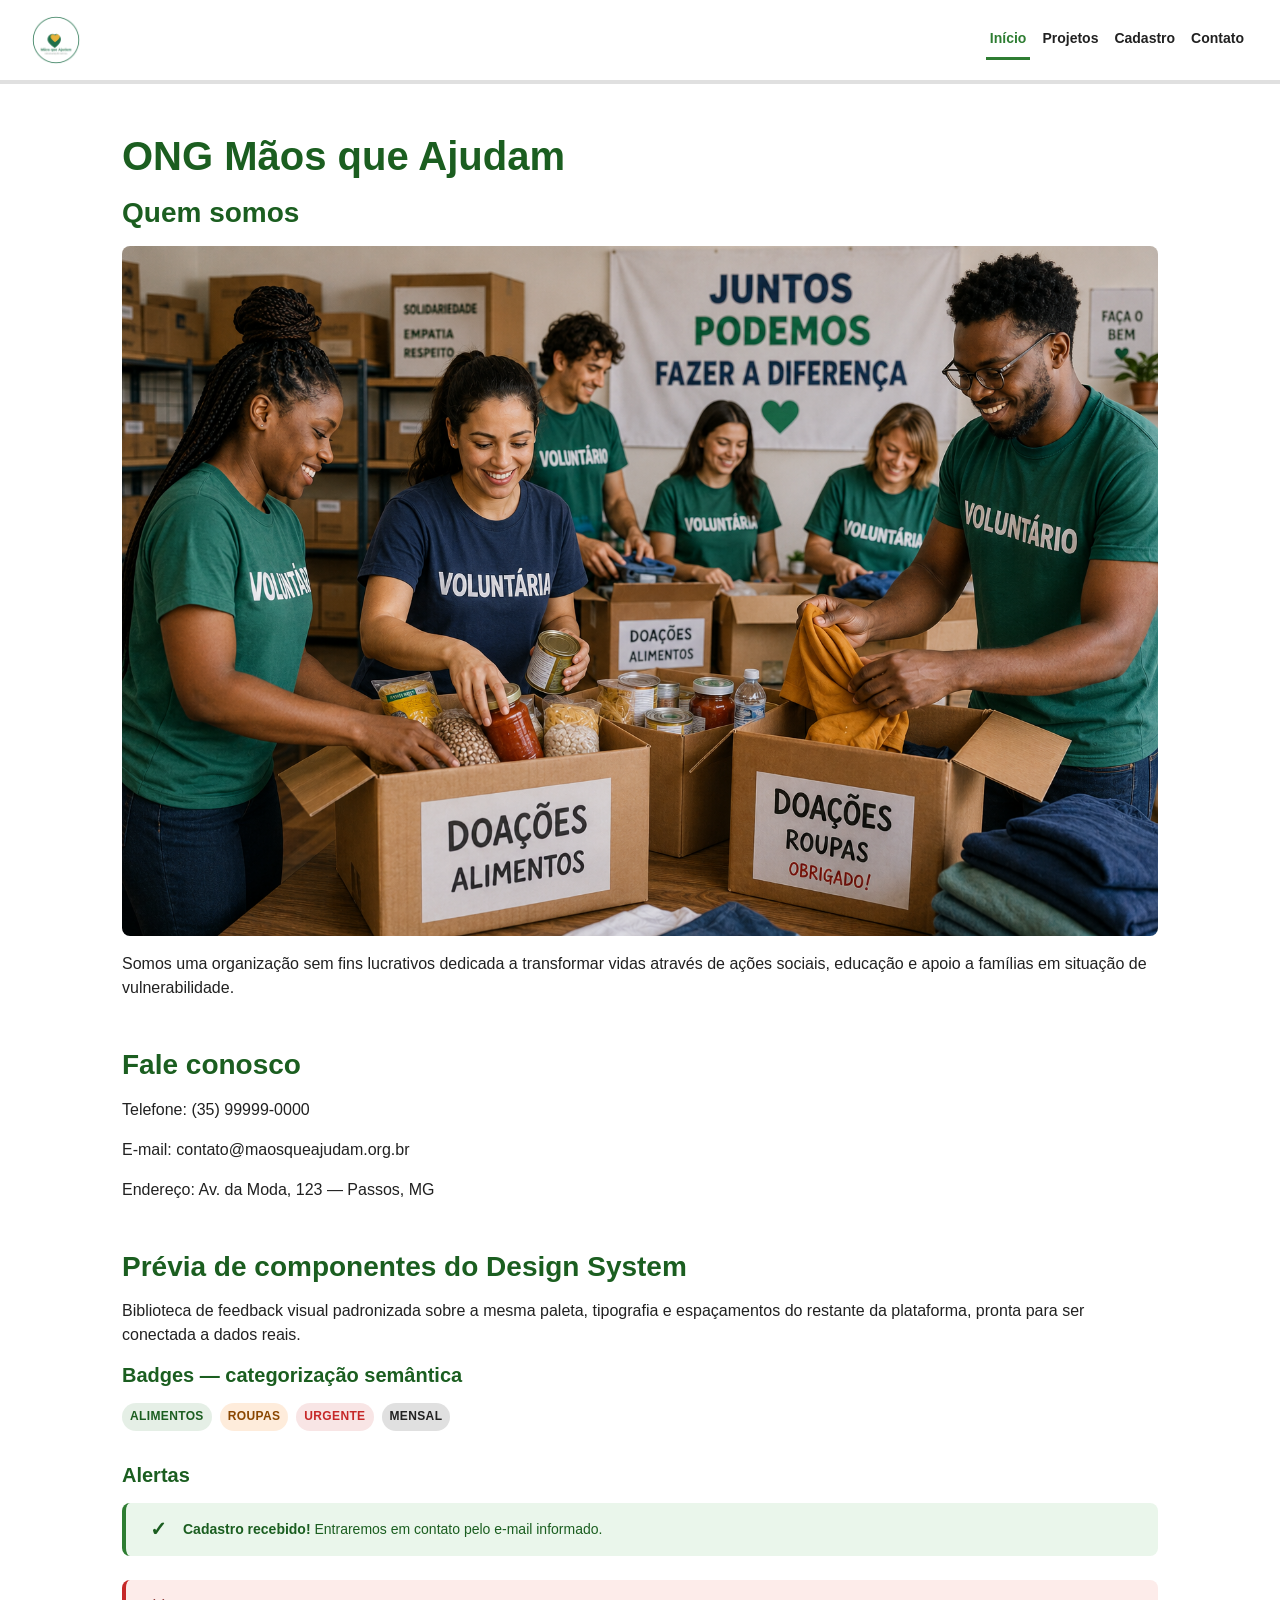
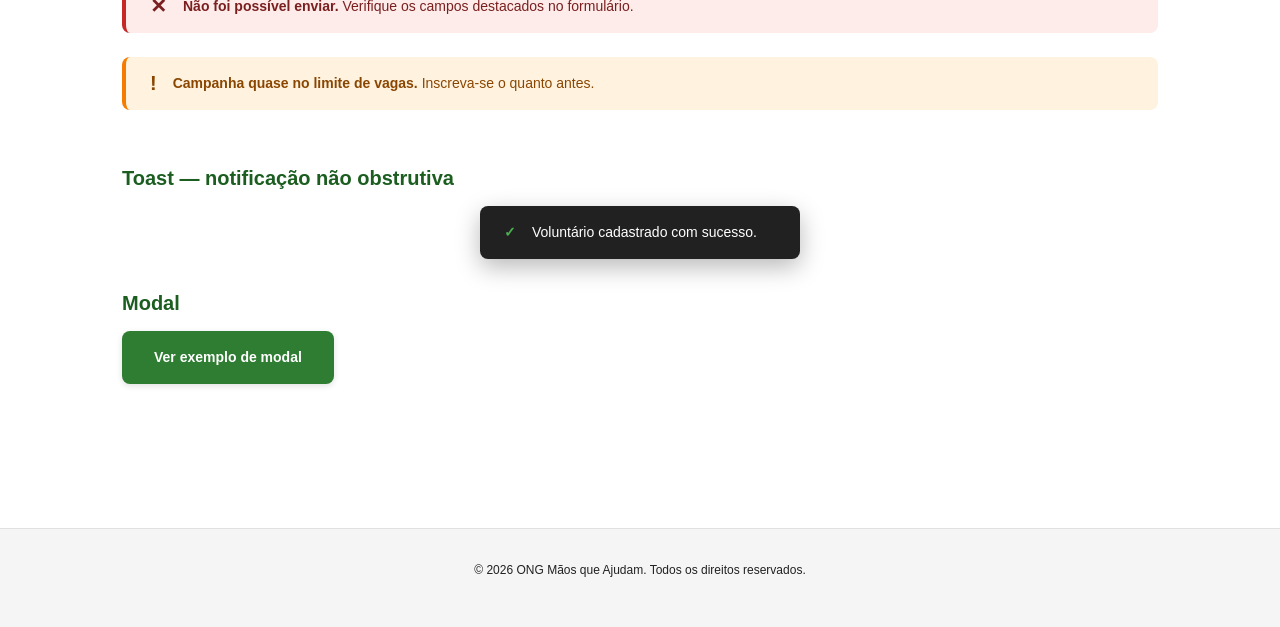
<file: index.html>
<!DOCTYPE html>
<html lang="pt-BR">
<head>
  <meta charset="UTF-8">
  <meta name="viewport" content="width=device-width, initial-scale=1.0">
  <title>ONG Mãos que Ajudam</title>
  <link rel="stylesheet" href="assets/css/style.css">
</head>
<body>
  <header class="site-header">
    <img src="assets/images/logo-ong.png" alt="Logotipo da ONG Mãos que Ajudam" class="logo">
    <input type="checkbox" id="nav-toggle" class="nav-toggle" hidden>
    <label for="nav-toggle" class="nav-toggle-label" aria-label="Abrir menu de navegação">☰</label>
    <nav class="main-nav">
      <ul>
        <li><a href="index.html" class="active">Início</a></li>
        <li class="has-submenu">
          <a href="projetos.html">Projetos</a>
          <ul class="submenu">
            <li><a href="projetos.html#doacao">Como doar</a></li>
            <li><a href="projetos.html#voluntariado">Seja voluntário</a></li>
            <li><a href="projetos.html#campanhas">Campanhas ativas</a></li>
          </ul>
        </li>
        <li><a href="cadastro.html">Cadastro</a></li>
        <li><a href="#contato">Contato</a></li>
      </ul>
    </nav>
  </header>

  <main>
    <section id="sobre">
      <h1>ONG Mãos que Ajudam</h1>
      <h2>Quem somos</h2>
      <img src="assets/images/equipe-voluntarios.png" alt="Voluntários da ONG organizando doações de alimentos e roupas em caixas" class="content-image">
      <p>
        Somos uma organização sem fins lucrativos dedicada a transformar
        vidas através de ações sociais, educação e apoio a famílias em
        situação de vulnerabilidade.
      </p>
    </section>

    <section id="contato">
      <h2>Fale conosco</h2>
      <p>Telefone: (35) 99999-0000</p>
      <p>E-mail: contato@maosqueajudam.org.br</p>
      <p>Endereço: Av. da Moda, 123 — Passos, MG</p>
    </section>

    <section id="componentes">
      <h2>Prévia de componentes do Design System</h2>
      <p>Biblioteca de feedback visual padronizada sobre a mesma paleta, tipografia e espaçamentos do restante da plataforma, pronta para ser conectada a dados reais.</p>

      <div class="components-showcase">
        <div class="showcase-block">
          <h3>Badges — categorização semântica</h3>
          <div class="badge-row">
            <span class="badge badge-primary">Alimentos</span>
            <span class="badge badge-secondary">Roupas</span>
            <span class="badge badge-error">Urgente</span>
            <span class="badge badge-neutral">Mensal</span>
          </div>
        </div>

        <div class="showcase-block">
          <h3>Alertas</h3>
          <div class="alert alert-success" role="status">
            <span class="alert-icon" aria-hidden="true">✓</span>
            <div><strong>Cadastro recebido!</strong> Entraremos em contato pelo e-mail informado.</div>
          </div>
          <div class="alert alert-error" role="alert">
            <span class="alert-icon" aria-hidden="true">✕</span>
            <div><strong>Não foi possível enviar.</strong> Verifique os campos destacados no formulário.</div>
          </div>
          <div class="alert alert-notice" role="status">
            <span class="alert-icon" aria-hidden="true">!</span>
            <div><strong>Campanha quase no limite de vagas.</strong> Inscreva-se o quanto antes.</div>
          </div>
        </div>

        <div class="showcase-block">
          <h3>Toast — notificação não obstrutiva</h3>
          <div class="toast toast--preview">
            <span class="toast-icon" aria-hidden="true">✓</span>
            <span>Voluntário cadastrado com sucesso.</span>
          </div>
        </div>

        <div class="showcase-block">
          <h3>Modal</h3>
          <input type="checkbox" id="modal-demo-toggle" class="modal-toggle" hidden>
          <label for="modal-demo-toggle" class="btn btn-primary">Ver exemplo de modal</label>
          <div class="modal-overlay">
            <div class="modal" role="dialog" aria-modal="true" aria-labelledby="modal-demo-title">
              <div class="modal-header">
                <h3 id="modal-demo-title">Campanha do Agasalho</h3>
                <label for="modal-demo-toggle" class="modal-close" aria-label="Fechar modal">✕</label>
              </div>
              <div class="modal-body">
                <p>Arrecadação de roupas de inverno para famílias em situação de vulnerabilidade na região de Passos, MG. Pontos de coleta disponíveis na sede da ONG e em parceiros locais.</p>
              </div>
              <div class="modal-footer">
                <label for="modal-demo-toggle" class="btn btn-secondary">Fechar</label>
              </div>
            </div>
          </div>
        </div>
      </div>
    </section>
  </main>

  <footer class="site-footer">
    <p>&copy; 2026 ONG Mãos que Ajudam. Todos os direitos reservados.</p>
  </footer>
</body>
</html>
</file>
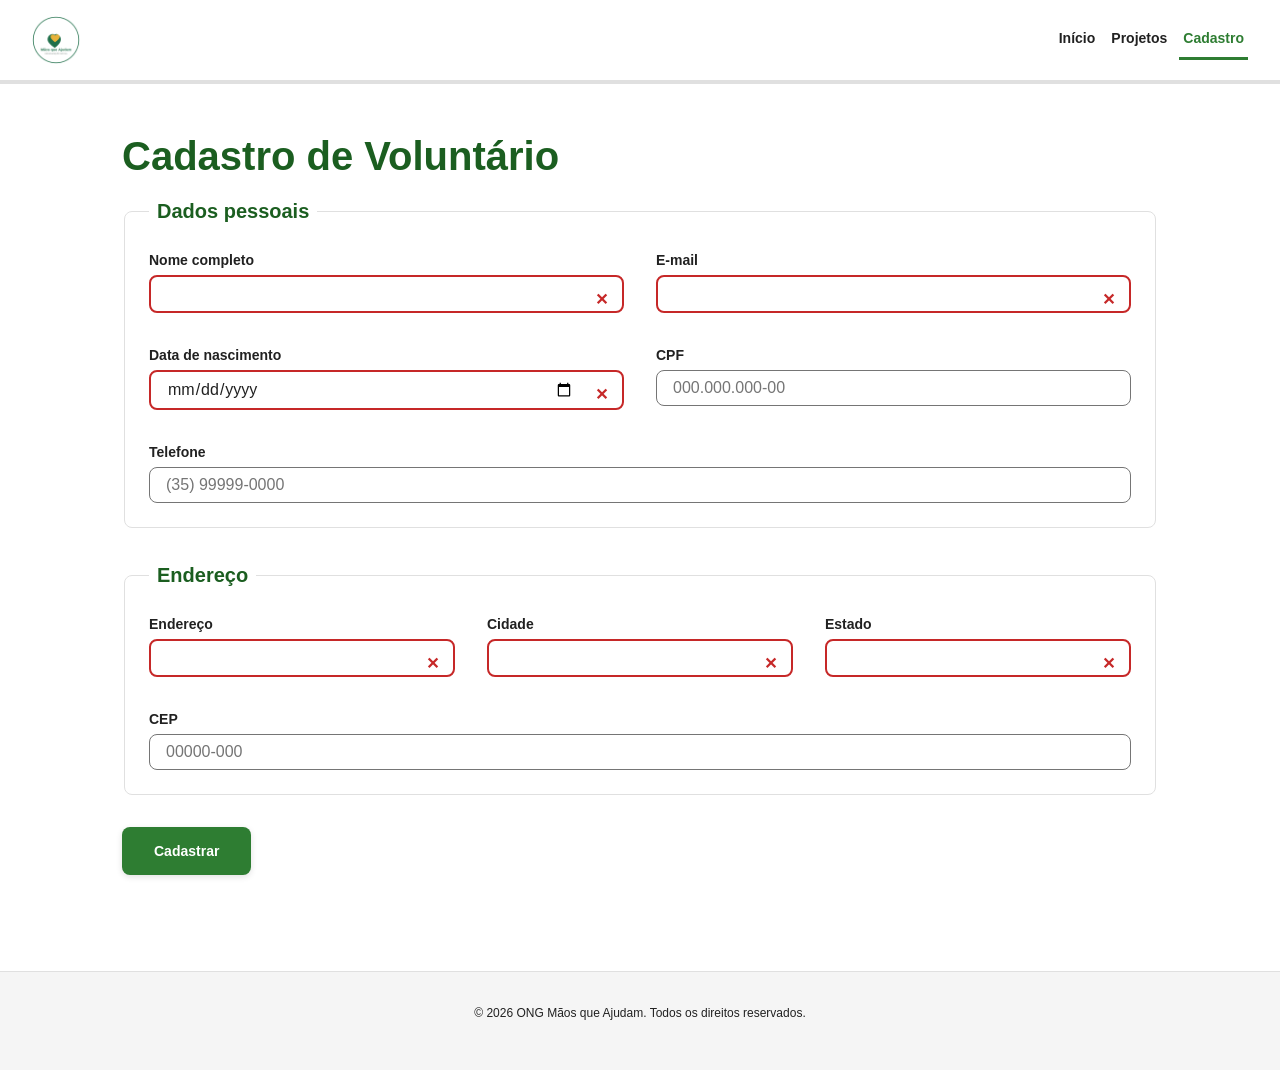
<file: cadastro.html>
<!DOCTYPE html>
<html lang="pt-BR">
<head>
  <meta charset="UTF-8">
  <meta name="viewport" content="width=device-width, initial-scale=1.0">
  <title>Cadastro de Voluntário - ONG Mãos que Ajudam</title>
  <link rel="stylesheet" href="assets/css/style.css">
</head>
<body>
  <header class="site-header">
    <img src="assets/images/logo-ong.png" alt="Logotipo da ONG Mãos que Ajudam" class="logo">
    <input type="checkbox" id="nav-toggle" class="nav-toggle" hidden>
    <label for="nav-toggle" class="nav-toggle-label" aria-label="Abrir menu de navegação">☰</label>
    <nav class="main-nav">
      <ul>
        <li><a href="index.html">Início</a></li>
        <li class="has-submenu">
          <a href="projetos.html">Projetos</a>
          <ul class="submenu">
            <li><a href="projetos.html#doacao">Como doar</a></li>
            <li><a href="projetos.html#voluntariado">Seja voluntário</a></li>
            <li><a href="projetos.html#campanhas">Campanhas ativas</a></li>
          </ul>
        </li>
        <li><a href="cadastro.html" class="active">Cadastro</a></li>
      </ul>
    </nav>
  </header>

  <main>
    <h1>Cadastro de Voluntário</h1>
    <form action="/cadastro" method="POST" class="form" novalidate>
      <fieldset class="fieldset-personal">
        <legend>Dados pessoais</legend>

        <div class="form-field">
          <label for="nome">Nome completo</label>
          <input type="text" id="nome" name="nome" required>
        </div>

        <div class="form-field">
          <label for="email">E-mail</label>
          <input type="email" id="email" name="email" required>
        </div>

        <div class="form-field">
          <label for="nascimento">Data de nascimento</label>
          <input type="date" id="nascimento" name="nascimento" required>
        </div>

        <div class="form-field">
          <label for="cpf">CPF</label>
          <input type="text" id="cpf" name="cpf" pattern="\d{3}\.\d{3}\.\d{3}-\d{2}" placeholder="000.000.000-00" title="Formato esperado: 000.000.000-00" required>
        </div>

        <div class="form-field">
          <label for="telefone">Telefone</label>
          <input type="tel" id="telefone" name="telefone" pattern="\(\d{2}\)\s\d{4,5}-\d{4}" placeholder="(35) 99999-0000" title="Formato esperado: (00) 00000-0000" required>
        </div>
      </fieldset>

      <fieldset class="fieldset-address">
        <legend>Endereço</legend>

        <div class="form-field">
          <label for="endereco">Endereço</label>
          <input type="text" id="endereco" name="endereco" required>
        </div>

        <div class="form-field">
          <label for="cidade">Cidade</label>
          <input type="text" id="cidade" name="cidade" required>
        </div>

        <div class="form-field">
          <label for="estado">Estado</label>
          <input type="text" id="estado" name="estado" required>
        </div>

        <div class="form-field">
          <label for="cep">CEP</label>
          <input type="text" id="cep" name="cep" pattern="\d{5}-\d{3}" placeholder="00000-000" title="Formato esperado: 00000-000" required>
        </div>
      </fieldset>

      <button type="submit" class="btn btn-primary">Cadastrar</button>
    </form>
  </main>

  <footer class="site-footer">
    <p>&copy; 2026 ONG Mãos que Ajudam. Todos os direitos reservados.</p>
  </footer>
</body>
</html>
</file>
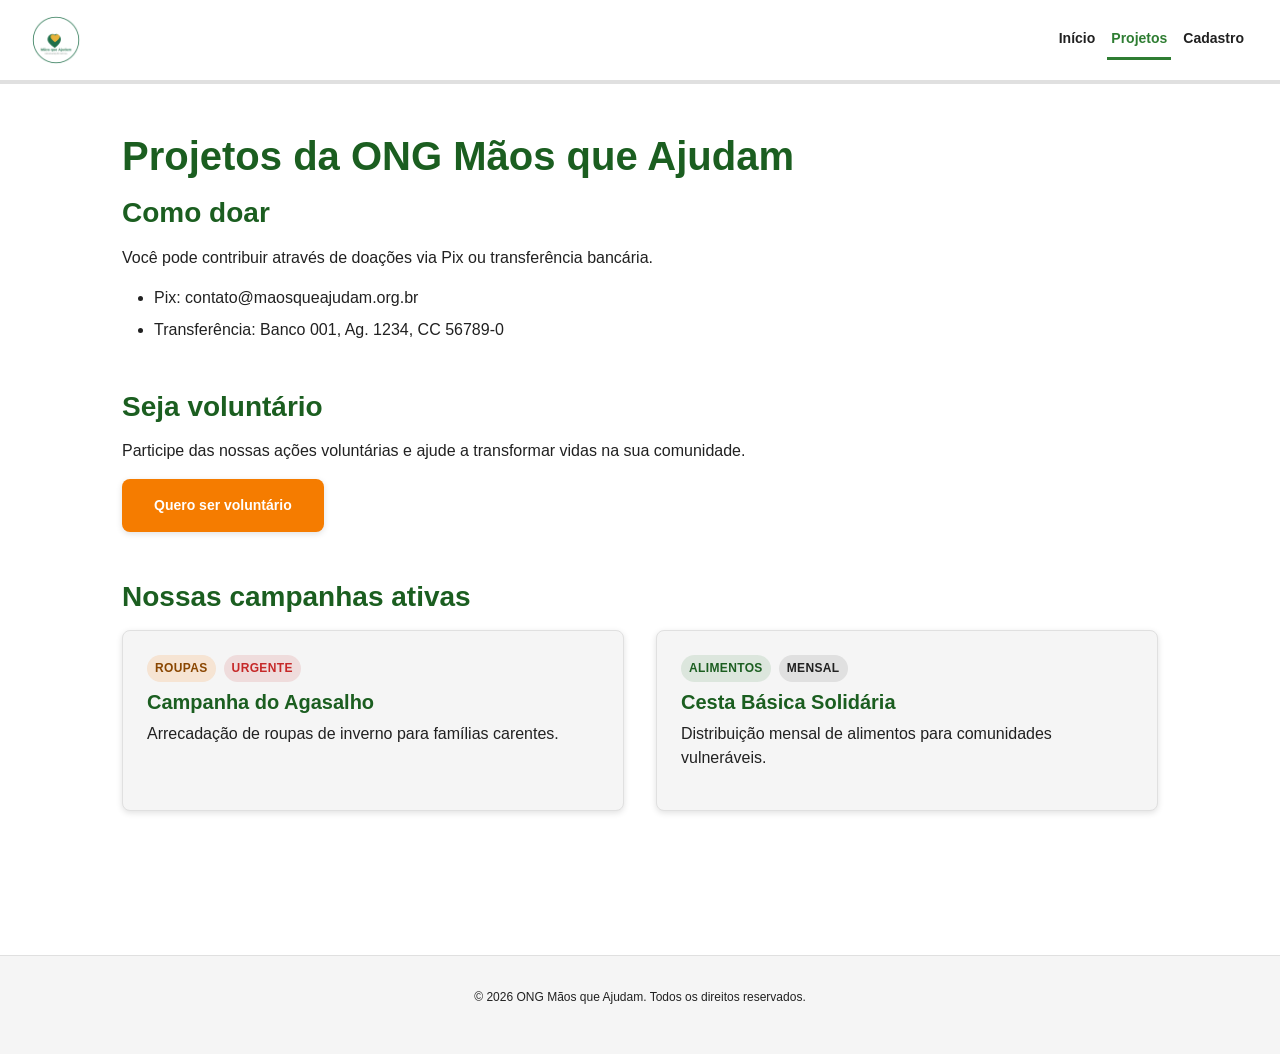
<file: projetos.html>
<!DOCTYPE html>
<html lang="pt-BR">
<head>
  <meta charset="UTF-8">
  <meta name="viewport" content="width=device-width, initial-scale=1.0">
  <title>Projetos - ONG Mãos que Ajudam</title>
  <link rel="stylesheet" href="assets/css/style.css">
</head>
<body>
  <header class="site-header">
    <img src="assets/images/logo-ong.png" alt="Logotipo da ONG Mãos que Ajudam" class="logo">
    <input type="checkbox" id="nav-toggle" class="nav-toggle" hidden>
    <label for="nav-toggle" class="nav-toggle-label" aria-label="Abrir menu de navegação">☰</label>
    <nav class="main-nav">
      <ul>
        <li><a href="index.html">Início</a></li>
        <li class="has-submenu">
          <a href="projetos.html" class="active">Projetos</a>
          <ul class="submenu">
            <li><a href="projetos.html#doacao">Como doar</a></li>
            <li><a href="projetos.html#voluntariado">Seja voluntário</a></li>
            <li><a href="projetos.html#campanhas">Campanhas ativas</a></li>
          </ul>
        </li>
        <li><a href="cadastro.html">Cadastro</a></li>
      </ul>
    </nav>
  </header>

  <main>
    <section id="doacao">
      <h1>Projetos da ONG Mãos que Ajudam</h1>
      <h2>Como doar</h2>
      <p>Você pode contribuir através de doações via Pix ou transferência bancária.</p>
      <ul class="info-list">
        <li>Pix: contato@maosqueajudam.org.br</li>
        <li>Transferência: Banco 001, Ag. 1234, CC 56789-0</li>
      </ul>
    </section>

    <section id="voluntariado">
      <h2>Seja voluntário</h2>
      <p>Participe das nossas ações voluntárias e ajude a transformar vidas na sua comunidade.</p>
      <a href="cadastro.html" class="btn btn-secondary">Quero ser voluntário</a>
    </section>

    <section id="campanhas">
      <h2>Nossas campanhas ativas</h2>
      <div class="cards-grid">
        <article class="card">
          <div class="badge-row">
            <span class="badge badge-secondary">Roupas</span>
            <span class="badge badge-error">Urgente</span>
          </div>
          <h3>Campanha do Agasalho</h3>
          <p>Arrecadação de roupas de inverno para famílias carentes.</p>
        </article>
        <article class="card">
          <div class="badge-row">
            <span class="badge badge-primary">Alimentos</span>
            <span class="badge badge-neutral">Mensal</span>
          </div>
          <h3>Cesta Básica Solidária</h3>
          <p>Distribuição mensal de alimentos para comunidades vulneráveis.</p>
        </article>
      </div>
    </section>
  </main>

  <footer class="site-footer">
    <p>&copy; 2026 ONG Mãos que Ajudam. Todos os direitos reservados.</p>
  </footer>
</body>
</html>
</file>
<file: assets/css/style.css>
/* ============================================================
   DESIGN SYSTEM — ONG Mãos que Ajudam
   Variáveis CSS nativas (custom properties) declaradas em :root.
   Centralizam cor, tipografia e espaçamento para toda a plataforma
   (index.html, projetos.html, cadastro.html), garantindo consistência
   visual e manutenção simplificada.
   ============================================================ */

:root {
  /* ---------- CORES PRIMÁRIAS (verde — esperança, natureza, confiança) ---------- */
  --color-primary: #2E7D32;
  --color-primary-light: #4CAF50;
  --color-primary-dark: #1B5E20;

  /* ---------- CORES SECUNDÁRIAS (laranja — contraste e chamadas de ação) ---------- */
  --color-secondary: #F57C00;
  --color-secondary-light: #FFB74D;

  /* ---------- CORES NEUTRAS (escala de cinza — texto, fundo, bordas) ---------- */
  --color-neutral-900: #212121;
  --color-neutral-500: #757575;
  --color-neutral-300: #E0E0E0;
  --color-neutral-100: #F5F5F5;
  --color-white: #FFFFFF;

  /* ---------- CORES SEMÂNTICAS (estados do formulário) ---------- */
  --color-success: #2E7D32;
  --color-error: #C62828;

  /* ---------- TIPOGRAFIA (6 patamares hierárquicos) ---------- */
  --font-family-base: "Segoe UI", Roboto, Arial, sans-serif;
  --font-size-xs: 12px;
  --font-size-sm: 14px;
  --font-size-base: 16px;
  --font-size-md: 20px;
  --font-size-lg: 28px;
  --font-size-xl: 40px;
  --font-weight-normal: 400;
  --font-weight-bold: 700;
  --line-height-base: 1.5;

  /* ---------- ESPAÇAMENTOS (escala modular estrita) ---------- */
  --space-1: 4px;
  --space-2: 8px;
  --space-3: 16px;
  --space-4: 24px;
  --space-5: 32px;
  --space-6: 48px;
  --space-7: 64px;

  /* ---------- OUTROS TOKENS DE APOIO ---------- */
  --radius-base: 8px;
  --focus-ring: 3px solid var(--color-secondary);
  --shadow-card: 0 2px 6px rgba(0, 0, 0, 0.12);
}

/* ============================================================
   RESET BÁSICO
   ============================================================ */
*,
*::before,
*::after {
  box-sizing: border-box;
}

body {
  margin: 0;
  font-family: var(--font-family-base);
  font-size: var(--font-size-base);
  line-height: var(--line-height-base);
  color: var(--color-neutral-900);
  background-color: var(--color-white);
}

img {
  max-width: 100%;
  display: block;
}

/* Estado de foco visível para navegação por teclado (WCAG 2.4.7) */
a:focus-visible,
button:focus-visible,
input:focus-visible {
  outline: var(--focus-ring);
  outline-offset: 2px;
}

/* ============================================================
   TIPOGRAFIA GERAL (tamanhos-base mobile; ampliados nos breakpoints)
   ============================================================ */
h1, h2, h3 {
  font-weight: var(--font-weight-bold);
  color: var(--color-primary-dark);
  line-height: 1.2;
  margin-top: 0;
}

h1 { font-size: var(--font-size-lg); margin-bottom: var(--space-3); }
h2 { font-size: var(--font-size-md); margin-bottom: var(--space-3); }
h3 { font-size: var(--font-size-base); margin-bottom: var(--space-2); }

p {
  margin: 0 0 var(--space-3) 0;
  color: var(--color-neutral-900);
}

a {
  color: var(--color-primary-dark);
  text-decoration: none;
}

a:hover {
  text-decoration: underline;
}

/* ============================================================
   CABEÇALHO E NAVEGAÇÃO
   Uso intencional de Flexbox (não Grid): alinhamento unidimensional
   de uma única linha de itens (logo + nav). O Grid é reservado para
   as áreas verdadeiramente bidimensionais da página (ver adiante).
   ============================================================ */
.site-header {
  display: flex;
  flex-wrap: wrap;
  align-items: center;
  justify-content: space-between;
  gap: var(--space-3);
  padding: var(--space-3) var(--space-3);
  background-color: var(--color-white);
  border-bottom: var(--space-1) solid var(--color-neutral-300);
}

.logo {
  height: 40px;
  width: auto;
}

/* ---------- Botão hambúrguer (visível apenas no mobile) ---------- */
.nav-toggle-label {
  display: flex;
  align-items: center;
  justify-content: center;
  width: 40px;
  height: 40px;
  margin-left: auto;
  font-size: var(--font-size-lg);
  color: var(--color-primary-dark);
  cursor: pointer;
}

/* ---------- Menu principal: fechado por padrão no mobile,
   com transição suave de altura ao abrir ---------- */
.main-nav {
  width: 100%;
  max-height: 0;
  overflow: hidden;
  transition: max-height 0.3s ease;
}

.main-nav ul {
  list-style: none;
  display: flex;
  flex-direction: column;
  gap: var(--space-2);
  margin: 0;
  padding: var(--space-2) 0;
}

.main-nav a {
  display: inline-block;
  padding: var(--space-2) var(--space-1);
  font-size: var(--font-size-sm);
  font-weight: var(--font-weight-bold);
  color: var(--color-neutral-900);
  border-bottom: 3px solid transparent;
}

.main-nav a:hover,
.main-nav a.active {
  color: var(--color-primary);
  border-bottom-color: var(--color-primary);
  text-decoration: none;
}

/* ---------- Submenu (dropdown): empilhado dentro do menu mobile,
   vira dropdown posicionado a partir do breakpoint de tablet ---------- */
.has-submenu {
  position: relative;
}

.submenu {
  list-style: none;
  margin: 0;
  padding-left: var(--space-4);
  display: flex;
  flex-direction: column;
  gap: var(--space-1);
}

.submenu a {
  font-weight: var(--font-weight-normal);
  font-size: var(--font-size-xs);
}

/* Menu aberto: checkbox marcado libera a altura do <nav> (mobile) */
@media (max-width: 767px) {
  .nav-toggle:checked ~ .main-nav {
    max-height: 480px;
  }
}

/* ============================================================
   LAYOUT PRINCIPAL
   ============================================================ */
main {
  width: 100%;
  margin: 0 auto;
  padding: var(--space-4) var(--space-3);
}

section {
  margin-bottom: var(--space-6);
}

.content-image {
  border-radius: var(--radius-base);
  margin-bottom: var(--space-3);
}

.info-list {
  padding-left: var(--space-5);
  color: var(--color-neutral-900);
}

.info-list li {
  margin-bottom: var(--space-2);
}

/* ============================================================
   BOTÕES E LINKS DE AÇÃO
   ============================================================ */
.btn {
  display: inline-flex;
  align-items: center;
  justify-content: center;
  font-family: var(--font-family-base);
  font-size: var(--font-size-sm);
  font-weight: var(--font-weight-bold);
  border: none;
  border-radius: var(--radius-base);
  padding: var(--space-3) var(--space-5);
  cursor: pointer;
  text-align: center;
  box-shadow: var(--shadow-card);
  transition: background-color 0.2s ease, box-shadow 0.2s ease, transform 0.1s ease, opacity 0.2s ease;
}

/* :hover — leva a cor para o tom "dark" da paleta e eleva a sombra */
.btn-primary {
  background-color: var(--color-primary);
  color: var(--color-white);
}

.btn-primary:hover {
  background-color: var(--color-primary-dark);
  text-decoration: none;
}

.btn-secondary {
  background-color: var(--color-secondary);
  color: var(--color-white);
}

.btn-secondary:hover {
  background-color: #e06f00;
  text-decoration: none;
}

/* :active — botão "afunda" visualmente ao ser pressionado (feedback tátil) */
.btn:active {
  transform: scale(0.97);
  box-shadow: none;
}

/* :focus-visible — reforça o anel de foco do Design System sobre o próprio botão */
.btn:focus-visible {
  outline: var(--focus-ring);
  outline-offset: 2px;
}

/* :disabled — remove affordance de clique e sinaliza indisponibilidade */
.btn:disabled,
.btn[aria-disabled="true"] {
  background-color: var(--color-neutral-300);
  color: var(--color-neutral-500);
  cursor: not-allowed;
  box-shadow: none;
  transform: none;
}

/* ============================================================
   SISTEMA DE GRID — 12 COLUNAS (CSS Grid)
   Contêineres com display: grid e grid-template-columns:
   repeat(12, 1fr). Os itens filhos usam grid-column: span N.
   Abordagem mobile-first: por padrão todo item ocupa span 12
   (100% da largura); os breakpoints reduzem esse valor para
   reorganizar o conteúdo em 2 ou 3 colunas conforme o espaço
   disponível na tela.
   ============================================================ */
.cards-grid,
.fieldset-personal,
.fieldset-address {
  display: grid;
  grid-template-columns: repeat(12, 1fr);
  gap: var(--space-4);
}

.card {
  grid-column: span 12;
}

.fieldset-personal .form-field,
.fieldset-address .form-field {
  grid-column: span 12;
}

/* ============================================================
   CARTÕES DE CAMPANHA
   Flexbox alinha o conteúdo interno (eixo vertical único) do cartão,
   mantendo o espaçamento consistente mesmo quando o texto é mais
   longo do que o previsto.
   ============================================================ */
.card {
  display: flex;
  flex-direction: column;
  gap: var(--space-2);
  background-color: var(--color-neutral-100);
  border: 1px solid var(--color-neutral-300);
  border-radius: var(--radius-base);
  padding: var(--space-4);
  box-shadow: var(--shadow-card);
  transition: transform 0.2s ease, box-shadow 0.2s ease, border-color 0.2s ease;
}

/* Cartão sinaliza que é uma área com interatividade (mesmo sem link direto) */
.card:hover,
.card:focus-within {
  transform: translateY(-4px);
  box-shadow: 0 6px 16px rgba(0, 0, 0, 0.18);
  border-color: var(--color-primary-light);
}

.card h3 {
  color: var(--color-primary-dark);
  margin-bottom: 0;
}

/* ============================================================
   FORMULÁRIO DE CADASTRO
   ============================================================ */
.form fieldset {
  border: 1px solid var(--color-neutral-300);
  border-radius: var(--radius-base);
  padding: var(--space-4);
  margin-bottom: var(--space-5);
}

.form legend {
  font-size: var(--font-size-md);
  font-weight: var(--font-weight-bold);
  color: var(--color-primary-dark);
  padding: 0 var(--space-2);
}

.form-field {
  position: relative;
}

.form-field label {
  display: block;
  font-size: var(--font-size-sm);
  font-weight: var(--font-weight-bold);
  margin-bottom: var(--space-1);
  color: var(--color-neutral-900);
}

.form-field input {
  width: 100%;
  font-family: var(--font-family-base);
  font-size: var(--font-size-base);
  padding: var(--space-2) var(--space-6) var(--space-2) var(--space-3);
  border: 1px solid var(--color-neutral-500);
  border-radius: var(--radius-base);
  background-color: var(--color-white);
  color: var(--color-neutral-900);
  transition: border-color 0.2s ease, box-shadow 0.2s ease;
}

/* :focus — anel de destaque além do outline de :focus-visible do body */
.form-field input:focus {
  border-color: var(--color-primary);
  box-shadow: 0 0 0 3px rgba(46, 125, 50, 0.15);
}

/* Indicação de erro por cor E borda (nunca só por cor) */
.form-field input:invalid:not(:placeholder-shown) {
  border-color: var(--color-error);
  border-width: 2px;
}

.form-field input:invalid:not(:placeholder-shown):focus {
  box-shadow: 0 0 0 3px rgba(198, 40, 40, 0.15);
}

.form-field input:valid:not(:placeholder-shown) {
  border-color: var(--color-success);
}

/* Ícone de validação (✓/✕) desenhado só em CSS, sem JavaScript,
   usando :has() para "ler" o estado de validade do input dentro do contêiner */
.form-field:has(input:valid:not(:placeholder-shown))::after {
  content: "✓";
  position: absolute;
  right: var(--space-3);
  top: 38px;
  color: var(--color-success);
  font-weight: var(--font-weight-bold);
}

.form-field:has(input:invalid:not(:placeholder-shown))::after {
  content: "✕";
  position: absolute;
  right: var(--space-3);
  top: 38px;
  color: var(--color-error);
  font-weight: var(--font-weight-bold);
}

/* :disabled — mesmo tratamento visual do botão, aplicado a campos bloqueados */
.form-field input:disabled {
  background-color: var(--color-neutral-100);
  color: var(--color-neutral-500);
  cursor: not-allowed;
}

/* ============================================================
   COMPONENTES DE FEEDBACK — Badges, Alertas, Toast e Modal
   Grupo de estilos padronizado sobre o mesmo Design System (cores,
   tipografia e espaçamentos), pronto para ser adotado por quem
   futuramente ligar esses componentes a dados reais (back-end).
   ============================================================ */

/* ---------- Badges: categorização semântica em formato de crachá ---------- */
.badge {
  display: inline-flex;
  align-items: center;
  gap: var(--space-1);
  padding: var(--space-1) var(--space-2);
  border-radius: 999px;
  font-size: var(--font-size-xs);
  font-weight: var(--font-weight-bold);
  text-transform: uppercase;
  letter-spacing: 0.03em;
  line-height: 1.6;
}

.badge-primary {
  background-color: rgba(46, 125, 50, 0.12);
  color: var(--color-primary-dark);
}

.badge-secondary {
  background-color: rgba(245, 124, 0, 0.14);
  color: #8a4600;
}

.badge-error {
  background-color: rgba(198, 40, 40, 0.12);
  color: var(--color-error);
}

.badge-neutral {
  background-color: var(--color-neutral-300);
  color: var(--color-neutral-900);
}

/* ---------- Alertas: mensagens de estado inline, sempre cor + ícone ---------- */
.alert {
  display: flex;
  align-items: flex-start;
  gap: var(--space-3);
  padding: var(--space-3) var(--space-4);
  border-radius: var(--radius-base);
  border-left: 4px solid;
  font-size: var(--font-size-sm);
  margin-bottom: var(--space-4);
}

.alert-icon {
  font-weight: var(--font-weight-bold);
  font-size: var(--font-size-md);
  line-height: 1;
}

.alert-success {
  background-color: #EAF6EB;
  border-color: var(--color-success);
  color: #1B5E20;
}

.alert-error {
  background-color: #FDECEA;
  border-color: var(--color-error);
  color: #7A1F1F;
}

.alert-notice {
  background-color: #FFF3E0;
  border-color: var(--color-secondary);
  color: #8a4600;
}

/* ---------- Toast: notificação não obstrutiva ---------- */
.toast {
  position: fixed;
  bottom: var(--space-5);
  right: var(--space-5);
  display: flex;
  align-items: center;
  gap: var(--space-3);
  max-width: 320px;
  padding: var(--space-3) var(--space-4);
  background-color: var(--color-neutral-900);
  color: var(--color-white);
  border-radius: var(--radius-base);
  box-shadow: 0 8px 24px rgba(0, 0, 0, 0.28);
  font-size: var(--font-size-sm);
  z-index: 200;
}

.toast-icon {
  color: var(--color-primary-light);
  font-weight: var(--font-weight-bold);
}

/* Modificador usado só na vitrine de componentes: tira o toast do
   position: fixed para ele aparecer no fluxo normal da seção */
.toast--preview {
  position: static;
  margin: 0 auto;
}

/* ---------- Modal: aberto/fechado via checkbox hack, sem JavaScript ---------- */
.modal-overlay {
  position: fixed;
  inset: 0;
  display: flex;
  align-items: center;
  justify-content: center;
  padding: var(--space-4);
  background-color: rgba(33, 33, 33, 0.55);
  opacity: 0;
  visibility: hidden;
  transition: opacity 0.2s ease, visibility 0.2s ease;
  z-index: 300;
}

.modal-toggle:checked ~ .modal-overlay {
  opacity: 1;
  visibility: visible;
}

.modal {
  width: 100%;
  max-width: 480px;
  background-color: var(--color-white);
  border-radius: var(--radius-base);
  padding: var(--space-5);
  box-shadow: 0 16px 40px rgba(0, 0, 0, 0.32);
  transform: translateY(-16px);
  transition: transform 0.2s ease;
}

.modal-toggle:checked ~ .modal-overlay .modal {
  transform: translateY(0);
}

.modal-header {
  display: flex;
  align-items: center;
  justify-content: space-between;
  margin-bottom: var(--space-3);
}

.modal-header h3 {
  margin-bottom: 0;
}

.modal-close {
  cursor: pointer;
  font-size: var(--font-size-md);
  color: var(--color-neutral-500);
  line-height: 1;
}

.modal-close:hover {
  color: var(--color-error);
}

.modal-footer {
  display: flex;
  justify-content: flex-end;
  gap: var(--space-3);
  margin-top: var(--space-4);
}

/* ---------- Vitrine de componentes (index.html) ---------- */
.components-showcase {
  display: flex;
  flex-direction: column;
  gap: var(--space-5);
}

.showcase-block h3 {
  margin-bottom: var(--space-3);
}

.badge-row {
  display: flex;
  flex-wrap: wrap;
  gap: var(--space-2);
}

/* ============================================================
   RODAPÉ
   ============================================================ */
.site-footer {
  text-align: center;
  padding: var(--space-5);
  margin-top: var(--space-6);
  font-size: var(--font-size-xs);
  color: var(--color-neutral-500);
  background-color: var(--color-neutral-100);
  border-top: 1px solid var(--color-neutral-300);
}

/* ============================================================
   RESPONSIVIDADE — 5 BREAKPOINTS (mobile-first, @media min-width)
   1) 480px  — celulares maiores
   2) 768px  — tablets
   3) 1024px — notebooks / laptops
   4) 1280px — desktops
   5) 1440px — desktops panorâmicos
   ============================================================ */

/* 1) 480px — celulares maiores: respiro extra, grid ainda empilhado */
@media (min-width: 480px) {
  main {
    padding: var(--space-5) var(--space-4);
  }

  .site-header {
    padding: var(--space-3) var(--space-4);
  }
}

/* 2) 768px — tablets: cabeçalho vira linha; cartões em 2 colunas;
      tipografia atinge o tamanho final; formulário agrupa pares de campos */
@media (min-width: 768px) {
  .site-header {
    flex-wrap: nowrap;
    padding: var(--space-3) var(--space-5);
  }

  .logo {
    height: 48px;
  }

  /* Menu principal deixa de ser condensado: hambúrguer some,
     nav vira uma linha horizontal e o dropdown passa a ser posicional */
  .nav-toggle-label {
    display: none;
  }

  .main-nav {
    width: auto;
    max-height: none;
    overflow: visible;
  }

  .main-nav ul {
    flex-direction: row;
    align-items: center;
    padding: 0;
  }

  .submenu {
    position: absolute;
    top: 100%;
    left: 0;
    flex-direction: column;
    min-width: 200px;
    padding: var(--space-2) 0;
    background-color: var(--color-white);
    border: 1px solid var(--color-neutral-300);
    border-radius: var(--radius-base);
    box-shadow: var(--shadow-card);
    opacity: 0;
    visibility: hidden;
    transform: translateY(-6px);
    transition: opacity 0.2s ease, transform 0.2s ease, visibility 0.2s;
    z-index: 10;
  }

  .submenu a {
    display: block;
    padding: var(--space-2) var(--space-3);
    white-space: nowrap;
  }

  .has-submenu:hover .submenu,
  .has-submenu:focus-within .submenu {
    opacity: 1;
    visibility: visible;
    transform: translateY(0);
  }

  h1 { font-size: var(--font-size-xl); }
  h2 { font-size: var(--font-size-lg); }
  h3 { font-size: var(--font-size-md); }

  .card {
    grid-column: span 6;
  }

  .fieldset-personal .form-field:nth-child(2),
  .fieldset-personal .form-field:nth-child(3),
  .fieldset-personal .form-field:nth-child(4),
  .fieldset-personal .form-field:nth-child(5) {
    grid-column: span 6;
  }
}

/* 3) 1024px — notebooks/laptops: container centralizado;
      endereço passa a 3 colunas */
@media (min-width: 1024px) {
  main {
    max-width: 960px;
    padding: var(--space-6) var(--space-5);
  }

  .fieldset-address .form-field:nth-child(2),
  .fieldset-address .form-field:nth-child(3),
  .fieldset-address .form-field:nth-child(4) {
    grid-column: span 4;
  }
}

/* 4) 1280px — desktops: container mais largo; grid com gap maior */
@media (min-width: 1280px) {
  main {
    max-width: 1100px;
  }

  .cards-grid,
  .fieldset-personal,
  .fieldset-address {
    gap: var(--space-5);
  }
}

/* 5) 1440px — desktops panorâmicos: largura máxima e respiro lateral
      maiores, evitando linhas de texto excessivamente longas */
@media (min-width: 1440px) {
  main {
    max-width: 1280px;
    padding-left: var(--space-7);
    padding-right: var(--space-7);
  }

  .cards-grid,
  .fieldset-personal,
  .fieldset-address {
    gap: var(--space-6);
  }
}
</file>
